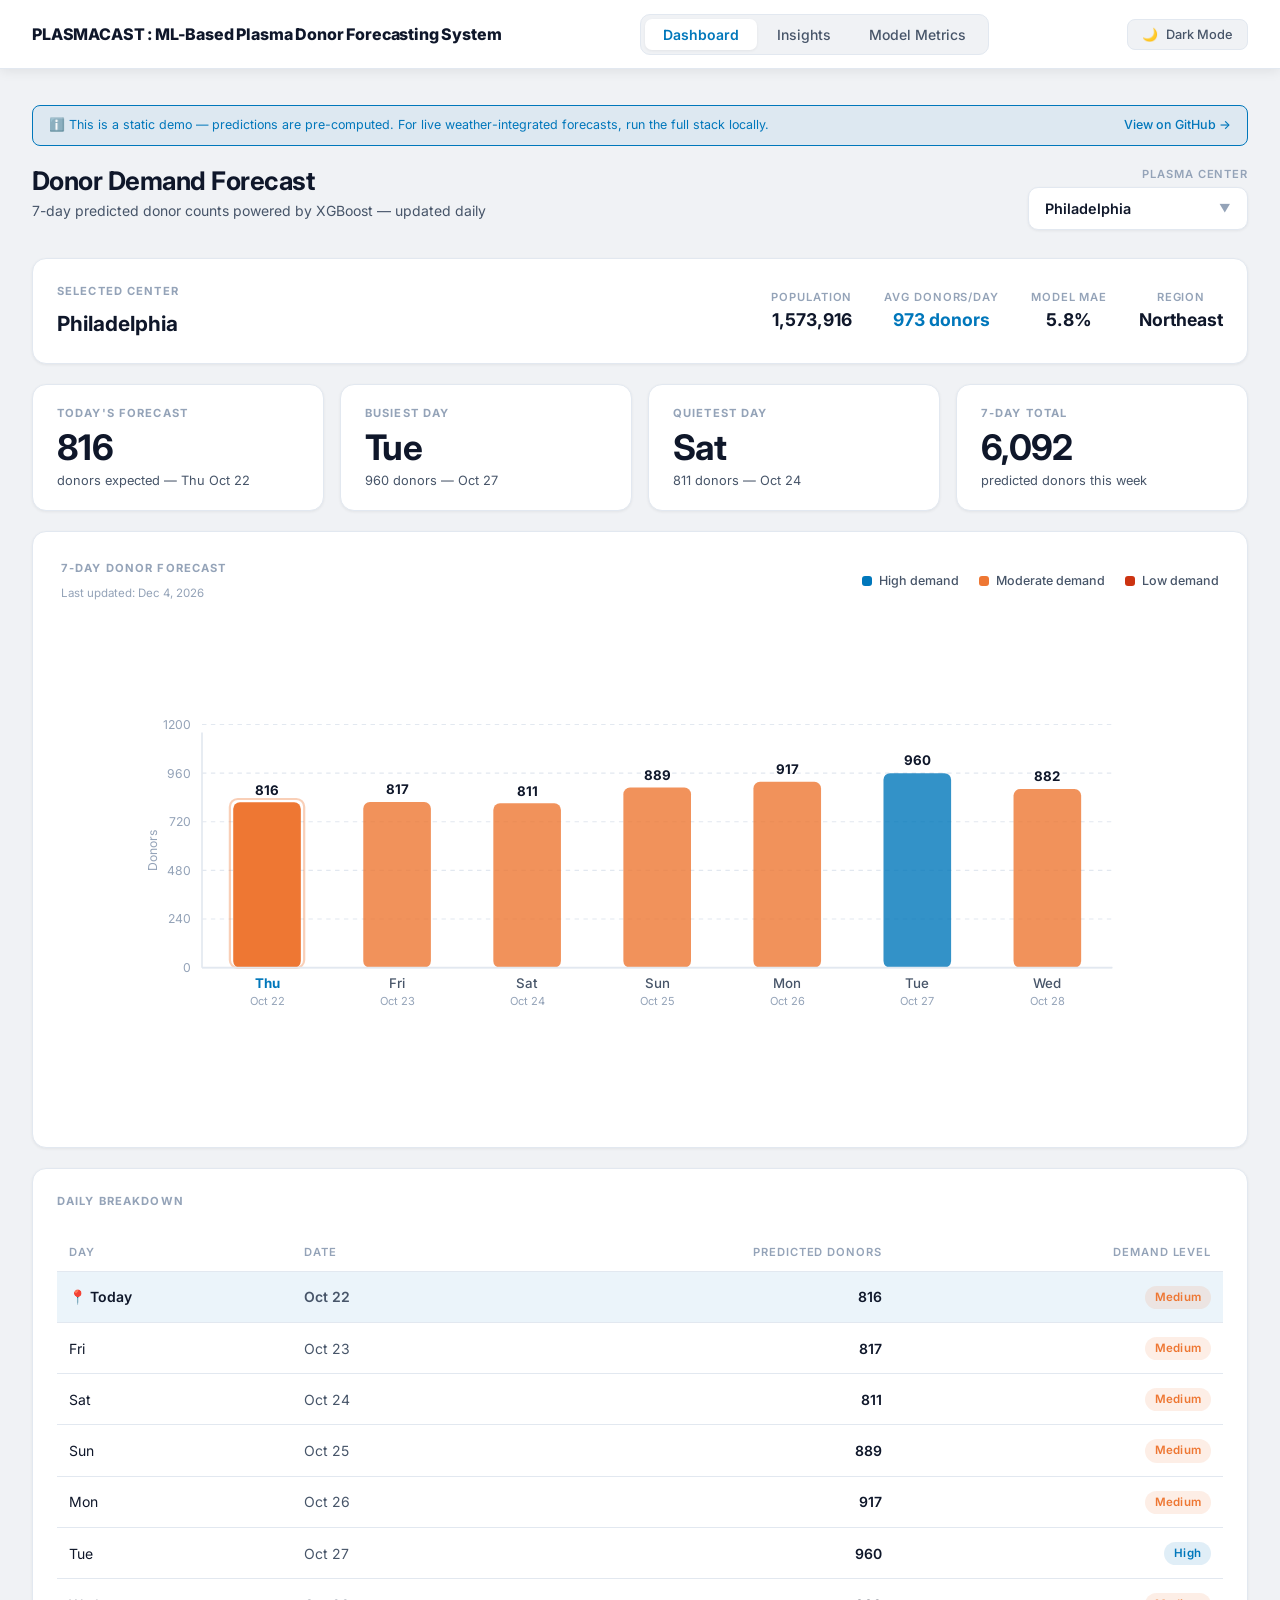
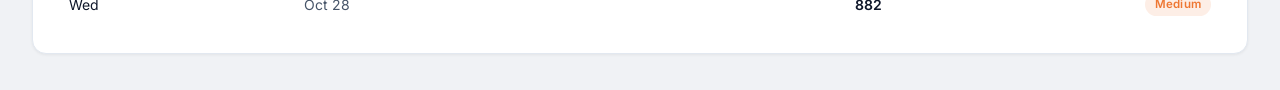
<file: docs/index.html>
<!DOCTYPE html>
<html lang="en" data-theme="light">
<head>
  <meta charset="UTF-8" />
  <meta name="viewport" content="width=device-width, initial-scale=1.0"/>
  <title>PlasmaCast: Donor Demand Dashboard</title>
  <link href="https://fonts.googleapis.com/css2?family=Inter:wght@300;400;500;600;700;800&display=swap" rel="stylesheet"/>
  <style>
    :root[data-theme="light"] {
      --bg-primary:     #F0F2F5;
      --bg-secondary:   #FFFFFF;
      --bg-nav:         #FFFFFF;
      --border:         #E2E8F0;
      --text-primary:   #0F172A;
      --text-secondary: #475569;
      --text-muted:     #94A3B8;
      --accent:         #0077BB;
      --accent-hover:   #005E99;
      --accent-light:   rgba(0, 119, 187, 0.08);
      --high:           #0077BB;
      --medium:         #EE7733;
      --low:            #CC3311;
      --nav-shadow:     0 2px 12px rgba(0,0,0,0.08);
      --card-shadow:    0 1px 3px rgba(0,0,0,0.06);
      --card-shadow-hover: 0 4px 16px rgba(0,0,0,0.10);
    }
    :root[data-theme="dark"] {
      --bg-primary:     #0D1117;
      --bg-secondary:   #161B22;
      --bg-nav:         #161B22;
      --border:         #30363D;
      --text-primary:   #E6EDF3;
      --text-secondary: #8B949E;
      --text-muted:     #484F58;
      --accent:         #38BDF8;
      --accent-hover:   #7DD3FC;
      --accent-light:   rgba(56, 189, 248, 0.08);
      --high:           #38BDF8;
      --medium:         #EE7733;
      --low:            #CC3311;
      --nav-shadow:     0 2px 12px rgba(0,0,0,0.4);
      --card-shadow:    0 1px 3px rgba(0,0,0,0.3);
      --card-shadow-hover: 0 4px 16px rgba(0,0,0,0.4);
    }
    *, *::before, *::after { box-sizing: border-box; margin: 0; padding: 0; }
    body {
      font-family: 'Inter', -apple-system, sans-serif;
      background: var(--bg-primary);
      color: var(--text-primary);
      transition: background 0.3s ease, color 0.3s ease;
      min-height: 100vh;
      font-size: 14px;
      line-height: 1.5;
    }
    a { color: var(--accent); text-decoration: none; font-weight: 500; }
    a:hover { text-decoration: underline; }
    nav {
      background: var(--bg-nav);
      border-bottom: 1px solid var(--border);
      box-shadow: var(--nav-shadow);
      position: sticky;
      top: 0;
      z-index: 100;
    }
    .nav-inner {
      max-width: 1320px;
      margin: 0 auto;
      padding: 0 32px;
      height: 68px;
      display: flex;
      align-items: center;
      justify-content: space-between;
      gap: 24px;
    }
    .nav-brand {
      font-size: 1rem;
      font-weight: 800;
      color: var(--text-primary);
      letter-spacing: -0.01em;
      flex-shrink: 0;
    }
    .nav-links {
      display: flex;
      align-items: center;
      gap: 2px;
      background: var(--bg-primary);
      padding: 4px;
      border-radius: 10px;
      border: 1px solid var(--border);
    }
    .nav-link {
      padding: 7px 18px;
      border-radius: 7px;
      font-size: 0.875rem;
      font-weight: 500;
      color: var(--text-secondary);
      cursor: pointer;
      border: none;
      background: transparent;
      transition: all 0.15s ease;
      font-family: 'Inter', sans-serif;
      white-space: nowrap;
    }
    .nav-link:hover { color: var(--text-primary); background: var(--bg-secondary); }
    .nav-link.active {
      background: var(--bg-secondary);
      color: var(--accent);
      font-weight: 600;
      box-shadow: var(--card-shadow);
    }
    .nav-right { display: flex; align-items: center; gap: 12px; flex-shrink: 0; }
    .theme-toggle {
      display: flex;
      align-items: center;
      gap: 8px;
      cursor: pointer;
      font-size: 0.8rem;
      font-weight: 500;
      color: var(--text-secondary);
      border: 1px solid var(--border);
      padding: 7px 14px;
      border-radius: 8px;
      background: var(--bg-primary);
      transition: all 0.15s ease;
      font-family: 'Inter', sans-serif;
    }
    .theme-toggle:hover { border-color: var(--accent); color: var(--accent); background: var(--accent-light); }
    .main { max-width: 1320px; margin: 0 auto; padding: 36px 32px; }
    .page { display: none; }
    .page.active { display: block; }
    .page-header {
      display: flex;
      align-items: flex-start;
      justify-content: space-between;
      margin-bottom: 28px;
      gap: 24px;
    }
    .page-title { font-size: 1.6rem; font-weight: 700; color: var(--text-primary); letter-spacing: -0.02em; line-height: 1.2; }
    .page-subtitle { font-size: 0.875rem; color: var(--text-secondary); margin-top: 4px; }
    .header-controls { display: flex; flex-direction: column; align-items: flex-end; gap: 4px; flex-shrink: 0; }
    .select-label { font-size: 0.7rem; font-weight: 600; text-transform: uppercase; letter-spacing: 0.08em; color: var(--text-muted); }
    .custom-select-wrap { position: relative; min-width: 220px; }
    .custom-select-trigger {
      display: flex;
      align-items: center;
      justify-content: space-between;
      gap: 12px;
      padding: 10px 16px;
      background: var(--bg-secondary);
      border: 1.5px solid var(--border);
      border-radius: 10px;
      cursor: pointer;
      font-family: 'Inter', sans-serif;
      font-size: 0.9rem;
      font-weight: 600;
      color: var(--text-primary);
      transition: all 0.15s ease;
      user-select: none;
      box-shadow: var(--card-shadow);
    }
    .custom-select-trigger:hover,
    .custom-select-trigger.open {
      border-color: var(--accent);
      box-shadow: 0 0 0 3px var(--accent-light);
    }
    .chevron { font-size: 0.7rem; color: var(--text-muted); transition: transform 0.2s ease; flex-shrink: 0; }
    .chevron.open { transform: rotate(180deg); }
    .custom-select-options {
      position: absolute;
      top: calc(100% + 6px);
      left: 0; right: 0;
      background: var(--bg-secondary);
      border: 1.5px solid var(--border);
      border-radius: 12px;
      box-shadow: var(--card-shadow-hover);
      z-index: 200;
      overflow: hidden;
      display: none;
      animation: dropIn 0.15s ease;
    }
    .custom-select-options.open { display: block; }
    @keyframes dropIn {
      from { opacity: 0; transform: translateY(-6px); }
      to   { opacity: 1; transform: translateY(0); }
    }
    .custom-option {
      display: flex;
      align-items: center;
      gap: 10px;
      padding: 10px 16px;
      font-size: 0.875rem;
      font-weight: 500;
      color: var(--text-secondary);
      cursor: pointer;
      transition: all 0.1s ease;
      border-bottom: 1px solid var(--border);
    }
    .custom-option:last-child { border-bottom: none; }
    .custom-option:hover { background: var(--bg-primary); color: var(--text-primary); }
    .custom-option.selected { background: var(--accent-light); color: var(--accent); font-weight: 600; }
    .card {
      background: var(--bg-secondary);
      border: 1px solid var(--border);
      border-radius: 14px;
      padding: 24px;
      box-shadow: var(--card-shadow);
      transition: box-shadow 0.2s ease;
    }
    .card:hover { box-shadow: var(--card-shadow-hover); }
    .card-title {
      font-size: 0.7rem;
      font-weight: 700;
      text-transform: uppercase;
      letter-spacing: 0.1em;
      color: var(--text-muted);
      margin-bottom: 8px;
    }
    .card-value { font-size: 2.2rem; font-weight: 700; color: var(--text-primary); line-height: 1; letter-spacing: -0.02em; }
    .card-sub { font-size: 0.8rem; color: var(--text-secondary); margin-top: 6px; }
    .summary-card { padding: 20px 24px; }
    .chart-card { padding: 28px; }
    .chart-header { display: flex; align-items: center; justify-content: space-between; margin-bottom: 24px; flex-wrap: wrap; gap: 12px; }
    .grid-4 { display: grid; grid-template-columns: repeat(4, 1fr); gap: 16px; margin-bottom: 20px; }
    .grid-3 { display: grid; grid-template-columns: repeat(3, 1fr); gap: 16px; }
    .grid-2 { display: grid; grid-template-columns: 1fr 1fr; gap: 20px; margin-top: 20px; }
    .chart-legend { display: flex; align-items: center; gap: 20px; }
    .legend-item { display: flex; align-items: center; gap: 7px; font-size: 0.78rem; color: var(--text-secondary); font-weight: 500; }
    .legend-dot { width: 10px; height: 10px; border-radius: 3px; flex-shrink: 0; }
    .legend-dot.high   { background: var(--high); }
    .legend-dot.medium { background: var(--medium); }
    .legend-dot.low    { background: var(--low); }
    .badge { display: inline-flex; align-items: center; padding: 3px 10px; border-radius: 20px; font-size: 0.72rem; font-weight: 600; letter-spacing: 0.02em; }
    .badge-high   { background: rgba(0,119,187,0.12);  color: var(--high); }
    .badge-medium { background: rgba(238,119,51,0.12); color: var(--medium); }
    .badge-low    { background: rgba(204,51,17,0.12);  color: var(--low); }
    .loading { display: flex; align-items: center; justify-content: center; padding: 80px; color: var(--text-muted); font-size: 0.875rem; }
    .forecast-svg-wrap { width: 100%; overflow: visible; }
    .forecast-table { width: 100%; border-collapse: collapse; font-size: 0.875rem; }
    .forecast-table th { text-align: left; padding: 10px 12px; color: var(--text-muted); font-weight: 600; font-size: 0.7rem; text-transform: uppercase; letter-spacing: 0.08em; border-bottom: 1px solid var(--border); }
    .forecast-table th:last-child, .forecast-table td:last-child { text-align: right; }
    .forecast-table th:nth-child(3), .forecast-table td:nth-child(3) { text-align: right; }
    .forecast-table td { padding: 13px 12px; border-bottom: 1px solid var(--border); color: var(--text-primary); }
    .forecast-table tr:last-child td { border-bottom: none; }
    .forecast-table tr.today-row td { background: var(--accent-light); font-weight: 600; }
    .forecast-table tr:not(.today-row):hover td { background: var(--bg-primary); }
    .mae-row { display: flex; align-items: center; gap: 14px; margin-bottom: 14px; }
    .mae-city { width: 120px; font-size: 0.8rem; color: var(--text-secondary); text-align: right; flex-shrink: 0; font-weight: 500; }
    .mae-bar-wrap { flex: 1; background: var(--bg-primary); border-radius: 6px; height: 28px; overflow: hidden; border: 1px solid var(--border); }
    .mae-bar { height: 100%; border-radius: 6px; transition: width 0.6s cubic-bezier(0.4, 0, 0.2, 1); }
    .mae-value { width: 48px; font-size: 0.8rem; font-weight: 700; color: var(--text-primary); flex-shrink: 0; }
    .mae-overall-line { margin-top: 16px; padding-top: 16px; border-top: 1px solid var(--border); font-size: 0.8rem; color: var(--text-secondary); text-align: center; }
    .metric-card { text-align: center; padding: 28px 20px; }
    .metric-value { font-size: 2rem; font-weight: 800; color: var(--text-primary); letter-spacing: -0.03em; line-height: 1; margin-bottom: 8px; }
    .metric-value.accent { color: var(--accent); }
    .metric-label { font-size: 0.78rem; color: var(--text-secondary); line-height: 1.4; }
    .config-row { display: flex; justify-content: space-between; align-items: center; padding: 11px 0; border-bottom: 1px solid var(--border); font-size: 0.875rem; }
    .config-row:last-child { border-bottom: none; }
    .config-key { color: var(--text-secondary); }
    .config-val { font-weight: 600; color: var(--text-primary); }
    .features-grid { display: grid; grid-template-columns: 1fr 1fr; gap: 8px; }
    .feature-tag { display: flex; align-items: center; gap: 8px; padding: 9px 12px; background: var(--bg-primary); border: 1px solid var(--border); border-radius: 8px; font-size: 0.78rem; font-weight: 500; color: var(--text-secondary); }
    .feature-dot { width: 7px; height: 7px; border-radius: 50%; flex-shrink: 0; }
    .sources-grid { display: grid; grid-template-columns: 1fr 1fr; gap: 20px; }
    .source-item { padding: 16px; background: var(--bg-primary); border: 1px solid var(--border); border-radius: 10px; }
    .source-title { font-size: 0.875rem; font-weight: 600; color: var(--text-primary); margin-bottom: 6px; }
    .source-desc { font-size: 0.78rem; color: var(--text-secondary); line-height: 1.6; margin-bottom: 8px; }
    .explanation-text { font-size: 0.875rem; color: var(--text-secondary); line-height: 1.8; }
    .city-stats-card { margin-bottom: 20px; }
    .static-notice {
      background: var(--accent-light);
      border: 1px solid var(--accent);
      border-radius: 8px;
      padding: 10px 16px;
      font-size: 0.78rem;
      color: var(--accent);
      margin-bottom: 20px;
      display: flex;
      align-items: center;
      gap: 8px;
    }
    @media (max-width: 900px) {
      .grid-4 { grid-template-columns: repeat(2, 1fr); }
      .grid-3 { grid-template-columns: repeat(2, 1fr); }
      .grid-2 { grid-template-columns: 1fr; }
      .sources-grid { grid-template-columns: 1fr; }
      .nav-inner { padding: 0 16px; }
      .main { padding: 24px 16px; }
    }
  </style>
</head>
<body>

  <nav>
    <div class="nav-inner">
      <div class="nav-brand">PLASMACAST : ML-Based Plasma Donor Forecasting System</div>
      <div class="nav-links">
        <button class="nav-link active" onclick="showPage('forecast', this)">Dashboard</button>
        <button class="nav-link" onclick="showPage('insights', this)">Insights</button>
        <button class="nav-link" onclick="showPage('metrics', this)">Model Metrics</button>
      </div>
      <div class="nav-right">
        <button class="theme-toggle" onclick="toggleTheme()" id="theme-btn">
          <span id="theme-icon">🌙</span>
          <span id="theme-label">Dark Mode</span>
        </button>
      </div>
    </div>
  </nav>

  <main class="main">

    <!-- PAGE 1: DASHBOARD -->
    <div id="page-forecast" class="page active">

      <div class="static-notice">
        ℹ️ This is a static demo — predictions are pre-computed. For live weather-integrated forecasts, run the full stack locally.
        <a href="https://github.com/PW13052003/plasmacast" target="_blank" style="margin-left:auto;">View on GitHub →</a>
      </div>

      <div class="page-header">
        <div>
          <div class="page-title">Donor Demand Forecast</div>
          <div class="page-subtitle">7-day predicted donor counts powered by XGBoost — updated daily</div>
        </div>
        <div class="header-controls">
          <label class="select-label">Plasma Center</label>
          <div class="custom-select-wrap" id="city-dropdown">
            <div class="custom-select-trigger" onclick="toggleDropdown()">
              <div class="trigger-left">
                <span id="selected-label">Philadelphia</span>
              </div>
              <span class="chevron" id="chevron">▼</span>
            </div>
            <div class="custom-select-options" id="dropdown-options"></div>
          </div>
        </div>
      </div>

      <div class="card city-stats-card" id="city-stats">
        <div style="display:flex; align-items:center; justify-content:space-between; flex-wrap:wrap; gap:16px;">
          <div>
            <div class="card-title">Selected Center</div>
            <div style="font-size:1.3rem; font-weight:700; color:var(--text-primary);" id="stats-city-name">Philadelphia</div>
          </div>
          <div style="display:flex; gap:32px; flex-wrap:wrap;">
            <div style="text-align:center;">
              <div style="font-size:0.7rem; font-weight:600; text-transform:uppercase; letter-spacing:0.08em; color:var(--text-muted);">Population</div>
              <div style="font-size:1.1rem; font-weight:700; color:var(--text-primary); margin-top:2px;" id="stats-population">--</div>
            </div>
            <div style="text-align:center;">
              <div style="font-size:0.7rem; font-weight:600; text-transform:uppercase; letter-spacing:0.08em; color:var(--text-muted);">Avg Donors/Day</div>
              <div style="font-size:1.1rem; font-weight:700; color:var(--accent); margin-top:2px;" id="stats-base">--</div>
            </div>
            <div style="text-align:center;">
              <div style="font-size:0.7rem; font-weight:600; text-transform:uppercase; letter-spacing:0.08em; color:var(--text-muted);">Model MAE</div>
              <div style="font-size:1.1rem; font-weight:700; color:var(--text-primary); margin-top:2px;" id="stats-mae">--</div>
            </div>
            <div style="text-align:center;">
              <div style="font-size:0.7rem; font-weight:600; text-transform:uppercase; letter-spacing:0.08em; color:var(--text-muted);">Region</div>
              <div style="font-size:1.1rem; font-weight:700; color:var(--text-primary); margin-top:2px;" id="stats-region">--</div>
            </div>
          </div>
        </div>
      </div>

      <div class="grid-4">
        <div class="card summary-card">
          <div class="card-title">Today's Forecast</div>
          <div class="card-value" id="today-count">--</div>
          <div class="card-sub" id="today-label">donors expected</div>
        </div>
        <div class="card summary-card">
          <div class="card-title">Busiest Day</div>
          <div class="card-value" id="busiest-day">--</div>
          <div class="card-sub" id="busiest-count">--</div>
        </div>
        <div class="card summary-card">
          <div class="card-title">Quietest Day</div>
          <div class="card-value" id="quietest-day">--</div>
          <div class="card-sub" id="quietest-count">--</div>
        </div>
        <div class="card summary-card">
          <div class="card-title">7-Day Total</div>
          <div class="card-value" id="week-total">--</div>
          <div class="card-sub">predicted donors this week</div>
        </div>
      </div>

      <div class="card chart-card">
        <div class="chart-header">
          <div>
            <div class="card-title">7-Day Donor Forecast</div>
            <div id="last-updated" style="font-size:0.72rem; color:var(--text-muted); margin-top:2px;"></div>
          </div>
          <div class="chart-legend">
            <span class="legend-item"><span class="legend-dot high"></span>High demand</span>
            <span class="legend-item"><span class="legend-dot medium"></span>Moderate demand</span>
            <span class="legend-item"><span class="legend-dot low"></span>Low demand</span>
          </div>
        </div>
        <div id="forecast-chart" class="loading">Loading forecast...</div>
      </div>

      <div class="card" style="margin-top:20px;">
        <div style="display:flex; align-items:center; justify-content:space-between; margin-bottom:16px;">
          <div class="card-title">Daily Breakdown</div>
        </div>
        <div id="forecast-table"></div>
      </div>
    </div>

    <!-- PAGE 2: INSIGHTS -->
    <div id="page-insights" class="page">
      <div class="page-header">
        <div>
          <div class="page-title">Insights</div>
          <div class="page-subtitle">Model accuracy and performance across all 10 plasma centers</div>
        </div>
      </div>
      <div class="card chart-card" style="margin-bottom:24px;">
        <div class="card-title" style="margin-bottom:24px;">Model Error by City — MAE as % of City Average</div>
        <div id="mae-chart"></div>
      </div>
      <div class="card">
        <div class="card-title" style="margin-bottom:16px;">What This Means</div>
        <p class="explanation-text">
          MAE (Mean Absolute Error) measures how many donors off our predictions are on average per day.
          We show it as a percentage of each city's average donor count to make fair comparisons across
          cities of very different sizes. An MAE of 100 donors means very different things for NYC (~5,239 avg)
          vs Jacksonville (~624 avg) — so percentage normalizes for that difference.
          The tight 5.6%–7.5% range across all 10 cities shows the model generalizes well regardless of city size.
        </p>
      </div>
    </div>

    <!-- PAGE 3: MODEL METRICS -->
    <div id="page-metrics" class="page">
      <div class="page-header">
        <div>
          <div class="page-title">Model Metrics & Explainability</div>
          <div class="page-subtitle">Technical details, performance metrics, and data sources</div>
        </div>
      </div>
      <div class="grid-3" style="margin-bottom:24px;">
        <div class="card metric-card"><div class="metric-value accent">85.98</div><div class="metric-label">Mean Absolute Error (donors/day)</div></div>
        <div class="card metric-card"><div class="metric-value accent">13.0%</div><div class="metric-label">Naive baseline error (same day last week)</div></div>
        <div class="card metric-card"><div class="metric-value accent">6.0%</div><div class="metric-label">MAE as % of Mean Donor Count</div></div>
        <div class="card metric-card"><div class="metric-value">10,820</div><div class="metric-label">Training Rows (2020–2022)</div></div>
        <div class="card metric-card"><div class="metric-value">3,650</div><div class="metric-label">Test Rows (2023)</div></div>
        <div class="card metric-card"><div class="metric-value">75/25</div><div class="metric-label">Train/Test Split</div></div>
      </div>
      <div class="grid-2">
        <div class="card">
          <div class="card-title" style="margin-bottom:16px;">Model Configuration</div>
          <div id="model-config-table"></div>
        </div>
        <div class="card">
          <div class="card-title" style="margin-bottom:16px;">Features Used (13 total)</div>
          <div id="features-list"></div>
        </div>
      </div>
      <div class="card" style="margin-top:24px;">
        <div class="card-title" style="margin-bottom:16px;">Data Sources</div>
        <div class="sources-grid">
          <div class="source-item">
            <div class="source-title">Weather Data</div>
            <div class="source-desc">Open-Meteo Historical & Forecast API — free, no API key required.</div>
            <a href="https://open-meteo.com" target="_blank">open-meteo.com →</a>
          </div>
          <div class="source-item">
            <div class="source-title">Population Data</div>
            <div class="source-desc">US Census Bureau Vintage 2024 estimates — used to scale donor baselines.</div>
            <a href="https://census.gov" target="_blank">census.gov →</a>
          </div>
          <div class="source-item">
            <div class="source-title">Holiday Calendar</div>
            <div class="source-desc">Python holidays library — US federal holiday calendar for 2020–2023.</div>
          </div>
          <div class="source-item">
            <div class="source-title">Donor Data</div>
            <div class="source-desc">Synthetic — generated using real weather and holiday inputs with population-scaled baselines.</div>
          </div>
        </div>
      </div>
      <div class="card" style="margin-top:24px;">
        <div class="card-title" style="margin-bottom:16px;">About PlasmaCast</div>
        <p class="explanation-text" style="margin-bottom:16px;">
          PlasmaCast is an end-to-end machine learning system that forecasts daily plasma donor demand
          across 10 major US cities. Built as a portfolio project inspired by the CSL Behring real-world
          data challenge.
        </p>
        <p class="explanation-text">
          Built by <strong>Puranjay Wadhera</strong> — Senior CS student. &nbsp;
          <a href="https://github.com/PW13052003/plasmacast" target="_blank">GitHub Repository →</a>
        </p>
      </div>
    </div>

  </main>

  <script>
  // =============================================
  // CONSTANTS
  // =============================================
  const CITIES = {
    center_philly:       { name: "Philadelphia",  base: 973  },
    center_nyc:          { name: "New York City", base: 5239 },
    center_la:           { name: "Los Angeles",   base: 2397 },
    center_chicago:      { name: "Chicago",       base: 1682 },
    center_houston:      { name: "Houston",       base: 1477 },
    center_phoenix:      { name: "Phoenix",       base: 1034 },
    center_san_antonio:  { name: "San Antonio",   base: 943  },
    center_san_diego:    { name: "San Diego",     base: 868  },
    center_dallas:       { name: "Dallas",        base: 820  },
    center_jacksonville: { name: "Jacksonville",  base: 624  },
  };

  const CITY_STATS = {
    center_philly:       { population: "1,573,916", mae: "5.8%", region: "Northeast"  },
    center_nyc:          { population: "8,478,072", mae: "5.8%", region: "Northeast"  },
    center_la:           { population: "3,878,704", mae: "5.6%", region: "West Coast" },
    center_chicago:      { population: "2,721,308", mae: "6.1%", region: "Midwest"    },
    center_houston:      { population: "2,390,125", mae: "6.3%", region: "South"      },
    center_phoenix:      { population: "1,673,164", mae: "6.4%", region: "Southwest"  },
    center_san_antonio:  { population: "1,526,656", mae: "5.9%", region: "South"      },
    center_san_diego:    { population: "1,404,452", mae: "5.6%", region: "West Coast" },
    center_dallas:       { population: "1,326,087", mae: "7.5%", region: "South"      },
    center_jacksonville: { population: "1,009,833", mae: "5.8%", region: "Southeast"  },
  };

  const MAE_DATA = [
    { city: "Dallas",        mae: 7.5 },
    { city: "Phoenix",       mae: 6.4 },
    { city: "Houston",       mae: 6.3 },
    { city: "Chicago",       mae: 6.1 },
    { city: "San Antonio",   mae: 5.9 },
    { city: "Philadelphia",  mae: 5.8 },
    { city: "New York City", mae: 5.8 },
    { city: "Jacksonville",  mae: 5.8 },
    { city: "Los Angeles",   mae: 5.6 },
    { city: "San Diego",     mae: 5.6 },
  ];

  const MODEL_CONFIG = [
    ["Algorithm",        "XGBoost Regressor"],
    ["Training Period",  "2020 – 2022 (3 years)"],
    ["Test Period",      "2023 (1 year)"],
    ["Train/Test Split", "75% / 25%"],
    ["Training Rows",    "10,820"],
    ["Test Rows",        "3,650"],
    ["MAE",              "85.98 donors/day"],
    ["RMSE",             "134.33 donors/day"],
    ["MAE % of Mean",    "6.0%"],
  ];

  const FEATURES = [
    { name: "temp_max",          color: "#0077BB" },
    { name: "precipitation",     color: "#0077BB" },
    { name: "day_of_week",       color: "#EE7733" },
    { name: "is_holiday",        color: "#EE7733" },
    { name: "month",             color: "#EE7733" },
    { name: "year",              color: "#EE7733" },
    { name: "day_of_year",       color: "#EE7733" },
    { name: "is_weekend",        color: "#EE7733" },
    { name: "season",            color: "#EE7733" },
    { name: "donor_lag_7",       color: "#009988" },
    { name: "donor_lag_14",      color: "#009988" },
    { name: "rolling_7day_avg",  color: "#009988" },
    { name: "rolling_14day_avg", color: "#009988" },
  ];

  // =============================================
  // STATE
  // =============================================
  let selectedCity    = "center_philly";
  let allPredictions  = {};

  // =============================================
  // THEME
  // =============================================
  function toggleTheme() {
    const html  = document.documentElement;
    const isDark = html.getAttribute("data-theme") === "dark";
    html.setAttribute("data-theme", isDark ? "light" : "dark");
    document.getElementById("theme-icon").textContent  = isDark ? "🌙" : "☀️";
    document.getElementById("theme-label").textContent = isDark ? "Dark Mode" : "Light Mode";
  }

  // =============================================
  // PAGE NAVIGATION
  // =============================================
  function showPage(page, btn) {
    document.querySelectorAll(".page").forEach(p => p.classList.remove("active"));
    document.querySelectorAll(".nav-link").forEach(b => b.classList.remove("active"));
    document.getElementById("page-" + page).classList.add("active");
    btn.classList.add("active");
    if (page === "insights") renderInsights();
    if (page === "metrics")  renderMetrics();
  }

  // =============================================
  // HELPERS
  // =============================================
  function getDayName(date) {
    return date.toLocaleDateString("en-US", { weekday: "short" });
  }

  function getDateLabel(date) {
    return date.toLocaleDateString("en-US", { month: "short", day: "numeric" });
  }

  function getDonorLevel(count, base) {
    const ratio = count / base;
    if (ratio >= 0.95) return "high";
    if (ratio >= 0.75) return "medium";
    return "low";
  }

  function getLevelColor(level) {
    if (level === "high")   return "#0077BB";
    if (level === "medium") return "#EE7733";
    return "#CC3311";
  }

  function animateCounter(elementId, targetValue, duration = 800) {
    const element = document.getElementById(elementId);
    const start   = performance.now();
    function update(currentTime) {
      const elapsed  = currentTime - start;
      const progress = Math.min(elapsed / duration, 1);
      const eased    = 1 - Math.pow(1 - progress, 3);
      element.textContent = Math.round(eased * targetValue).toLocaleString();
      if (progress < 1) requestAnimationFrame(update);
    }
    requestAnimationFrame(update);
  }

  // =============================================
  // DROPDOWN
  // =============================================
  function buildDropdown() {
    const container = document.getElementById("dropdown-options");
    container.innerHTML = Object.entries(CITIES).map(([id, city]) => `
      <div class="custom-option ${id === selectedCity ? "selected" : ""}"
           onclick="selectCity('${id}')">
        ${city.name}
      </div>`).join("");
  }

  function toggleDropdown() {
    const options = document.getElementById("dropdown-options");
    const trigger = document.querySelector(".custom-select-trigger");
    const chevron = document.getElementById("chevron");
    const isOpen  = options.classList.contains("open");
    options.classList.toggle("open", !isOpen);
    trigger.classList.toggle("open", !isOpen);
    chevron.classList.toggle("open",  !isOpen);
  }

  function selectCity(centerId) {
    selectedCity = centerId;
    document.getElementById("selected-label").textContent = CITIES[centerId].name;
    document.getElementById("dropdown-options").classList.remove("open");
    document.querySelector(".custom-select-trigger").classList.remove("open");
    document.getElementById("chevron").classList.remove("open");
    buildDropdown();
    updateCityStats(centerId);
    loadForecast();
  }

  document.addEventListener("click", (e) => {
    const dropdown = document.getElementById("city-dropdown");
    if (dropdown && !dropdown.contains(e.target)) {
      document.getElementById("dropdown-options").classList.remove("open");
      const trigger = document.querySelector(".custom-select-trigger");
      if (trigger) trigger.classList.remove("open");
      const chevron = document.getElementById("chevron");
      if (chevron) chevron.classList.remove("open");
    }
  });

  // =============================================
  // CITY STATS
  // =============================================
  function updateCityStats(centerId) {
    const city  = CITIES[centerId];
    const stats = CITY_STATS[centerId];
    document.getElementById("stats-city-name").textContent  = city.name;
    document.getElementById("stats-population").textContent = stats.population;
    document.getElementById("stats-base").textContent       = `${city.base} donors`;
    document.getElementById("stats-mae").textContent        = stats.mae;
    document.getElementById("stats-region").textContent     = stats.region;
  }

  // =============================================
  // LOAD FORECAST — from pre-computed JSON
  // =============================================
  async function loadForecast() {
    const centerId = selectedCity;
    const city     = CITIES[centerId];

    document.getElementById("forecast-chart").innerHTML =
      '<div class="loading">Loading forecast...</div>';
    document.getElementById("today-count").textContent  = "--";
    document.getElementById("week-total").textContent   = "--";
    document.getElementById("busiest-day").textContent  = "--";
    document.getElementById("quietest-day").textContent = "--";

    if (!Object.keys(allPredictions).length) {
      try {
        const res      = await fetch("predictions.json");
        allPredictions = await res.json();
      } catch {
        document.getElementById("forecast-chart").innerHTML =
          '<div class="loading">Could not load predictions.</div>';
        return;
      }
    }

    const data = allPredictions[centerId] || [];
    const forecasts = data.slice(0, 7).map((d) => {
      const date = new Date(d.date + "T12:00:00");
      return {
        day:           getDayName(date),
        date:          getDateLabel(date),
        count:         d.predicted_donors,
        level:         getDonorLevel(d.predicted_donors, city.base),
        temp:          "--",
        precipitation: 0,
      };
    });

    renderForecast(forecasts, city);
  }

  // =============================================
  // RENDER FORECAST
  // =============================================
  function renderForecast(forecasts, city) {
    const counts = forecasts.map(f => f.count);
    const maxIdx = counts.indexOf(Math.max(...counts));
    const minIdx = counts.indexOf(Math.min(...counts));
    const total  = counts.reduce((a, b) => a + b, 0);
    const maxVal = Math.max(...counts);

    const now = new Date();
    document.getElementById("last-updated").textContent =
      `Last updated: ${now.toLocaleDateString("en-US", { month: "short", day: "numeric", year: "numeric" })}`;

    animateCounter("today-count", forecasts[0].count);
    document.getElementById("today-label").textContent    = `donors expected — ${forecasts[0].day} ${forecasts[0].date}`;
    document.getElementById("busiest-day").textContent    = forecasts[maxIdx].day;
    document.getElementById("busiest-count").textContent  = `${forecasts[maxIdx].count} donors — ${forecasts[maxIdx].date}`;
    document.getElementById("quietest-day").textContent   = forecasts[minIdx].day;
    document.getElementById("quietest-count").textContent = `${forecasts[minIdx].count} donors — ${forecasts[minIdx].date}`;
    animateCounter("week-total", total);

    const W = 900, H = 300;
    const padL = 55, padR = 24, padT = 24, padB = 64;
    const chartW = W - padL - padR;
    const chartH = H - padT - padB;
    const yMax   = Math.ceil((maxVal * 1.2) / 10) * 10;
    const yMin   = 0;
    const yTicks = 5;
    const yStep  = Math.ceil(yMax / yTicks / 10) * 10;
    const barGroupW = chartW / forecasts.length;
    const barW      = barGroupW * 0.52;

    function yPos(val) { return padT + chartH - ((val - yMin) / (yMax - yMin)) * chartH; }
    function xPos(i)   { return padL + i * barGroupW + barGroupW / 2; }

    let gridLines = "", yLabels = "", bars = "", xLabels = "";
    for (let t = 0; t <= yTicks; t++) {
      const val = t * yStep;
      if (val > yMax + yStep) break;
      const y = yPos(val);
      gridLines += `<line x1="${padL}" y1="${y}" x2="${W - padR}" y2="${y}" stroke="var(--border)" stroke-width="1" stroke-dasharray="${t === 0 ? "none" : "4,4"}"/>`;
      yLabels   += `<text x="${padL - 10}" y="${y + 4}" text-anchor="end" font-size="11" fill="var(--text-muted)" font-family="Inter, sans-serif">${val}</text>`;
    }

    forecasts.forEach((f, i) => {
      const x       = xPos(i);
      const bh      = Math.max(((f.count - yMin) / (yMax - yMin)) * chartH, 4);
      const by      = padT + chartH - bh;
      const col     = getLevelColor(f.level);
      const isToday = i === 0;
      bars += `
        <g style="cursor:pointer;">
          <rect x="${x - barW/2}" y="${by}" width="${barW}" height="${bh}" fill="${col}" rx="6"
            opacity="${isToday ? 1 : 0.80}" style="transition:opacity 0.2s;"
            onmouseover="this.setAttribute('opacity','1')"
            onmouseout="this.setAttribute('opacity','${isToday ? 1 : 0.80}')">
            <title>${f.day} ${f.date}: ${f.count} donors</title>
          </rect>
          <text x="${x}" y="${by - 7}" text-anchor="middle" font-size="12" font-weight="700" fill="var(--text-primary)" font-family="Inter, sans-serif">${f.count}</text>
          ${isToday ? `<rect x="${x - barW/2 - 3}" y="${by - 3}" width="${barW + 6}" height="${bh + 3}" fill="none" stroke="${col}" stroke-width="2" rx="7" opacity="0.35"/>` : ""}
        </g>`;
      xLabels += `
        <text x="${x}" y="${H - padB + 18}" text-anchor="middle" font-size="12" font-weight="${isToday ? 700 : 500}" fill="${isToday ? "var(--accent)" : "var(--text-secondary)"}" font-family="Inter, sans-serif">${f.day}</text>
        <text x="${x}" y="${H - padB + 34}" text-anchor="middle" font-size="10" fill="var(--text-muted)" font-family="Inter, sans-serif">${f.date}</text>`;
    });

    document.getElementById("forecast-chart").innerHTML = `
      <svg viewBox="0 0 ${W} ${H}" class="forecast-svg-wrap" style="width:100%; height:auto; display:block;">
        <text x="14" y="${padT + chartH/2}" text-anchor="middle" font-size="11" fill="var(--text-muted)" font-family="Inter, sans-serif" transform="rotate(-90, 14, ${padT + chartH/2})">Donors</text>
        ${gridLines}${yLabels}${bars}${xLabels}
        <line x1="${padL}" y1="${padT}" x2="${padL}" y2="${padT + chartH}" stroke="var(--border)" stroke-width="1.5"/>
        <line x1="${padL}" y1="${padT + chartH}" x2="${W - padR}" y2="${padT + chartH}" stroke="var(--border)" stroke-width="1.5"/>
      </svg>`;

    document.getElementById("forecast-table").innerHTML = `
      <table class="forecast-table">
        <thead><tr><th>Day</th><th>Date</th><th>Predicted Donors</th><th>Demand Level</th></tr></thead>
        <tbody>
          ${forecasts.map((f, i) => `
            <tr class="${i === 0 ? "today-row" : ""}">
              <td>${i === 0 ? "📍 Today" : f.day}</td>
              <td style="color:var(--text-secondary);">${f.date}</td>
              <td style="text-align:right; font-weight:600;">${f.count}</td>
              <td style="text-align:right;"><span class="badge badge-${f.level}">${f.level.charAt(0).toUpperCase() + f.level.slice(1)}</span></td>
            </tr>`).join("")}
        </tbody>
      </table>`;
  }

  // =============================================
  // RENDER INSIGHTS
  // =============================================
  function renderInsights() {
    const maxMae = Math.max(...MAE_DATA.map(d => d.mae));
    document.getElementById("mae-chart").innerHTML =
      MAE_DATA.map(d => `
        <div class="mae-row">
          <div class="mae-city">${d.city}</div>
          <div class="mae-bar-wrap">
            <div class="mae-bar" style="width:${(d.mae/maxMae*100).toFixed(1)}%; background:#0077BB; opacity:0.75;"></div>
          </div>
          <div class="mae-value">${d.mae}%</div>
        </div>`).join("") +
      `<div class="mae-overall-line">Overall model MAE: <strong style="color:var(--accent);">6.0%</strong> of average daily donor count</div>`;
  }

  // =============================================
  // RENDER METRICS
  // =============================================
  function renderMetrics() {
    document.getElementById("model-config-table").innerHTML =
      MODEL_CONFIG.map(([k, v]) => `
        <div class="config-row">
          <span class="config-key">${k}</span>
          <span class="config-val">${v}</span>
        </div>`).join("");

    document.getElementById("features-list").innerHTML = `
      <div class="features-grid">
        ${FEATURES.map(f => `
          <div class="feature-tag">
            <span class="feature-dot" style="background:${f.color};"></span>
            ${f.name}
          </div>`).join("")}
      </div>
      <div style="margin-top:14px; display:flex; gap:16px; flex-wrap:wrap;">
        <span style="font-size:0.75rem; color:var(--text-muted); display:flex; align-items:center; gap:6px;"><span style="width:8px;height:8px;border-radius:50%;background:#0077BB;display:inline-block;"></span>Weather</span>
        <span style="font-size:0.75rem; color:var(--text-muted); display:flex; align-items:center; gap:6px;"><span style="width:8px;height:8px;border-radius:50%;background:#EE7733;display:inline-block;"></span>Calendar</span>
        <span style="font-size:0.75rem; color:var(--text-muted); display:flex; align-items:center; gap:6px;"><span style="width:8px;height:8px;border-radius:50%;background:#009988;display:inline-block;"></span>Lag & Rolling</span>
      </div>`;
  }

  // =============================================
  // INIT
  // =============================================
  buildDropdown();
  updateCityStats(selectedCity);
  loadForecast();
  </script>
</body>
</html>
</file>
